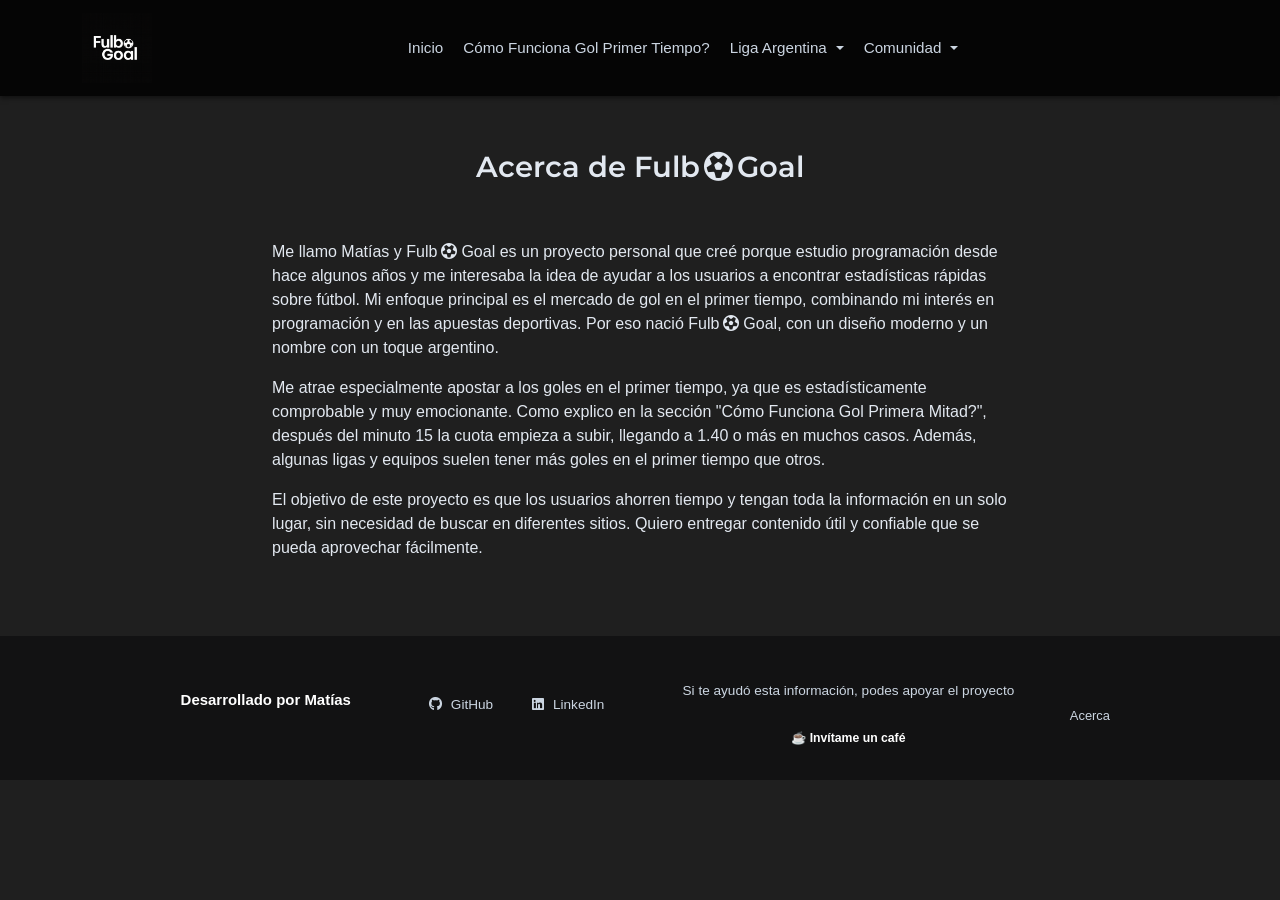
<file: fulbogoal-github/acerca.html>
<!DOCTYPE html>
<html lang="es">
<head>
  <meta charset="UTF-8">
  <meta name="viewport" content="width=device-width, initial-scale=1.0">
  <title>FulboGoal - Acerca</title>
  
  <!-- Favicon -->
  <link rel="icon" type="image/x-icon" href="./imagenes/favicon.ico">
  <link rel="icon" type="image/png" sizes="32x32" href="./imagenes/favicon-32x32.png">
  <link rel="icon" type="image/png" sizes="16x16" href="./imagenes/favicon-16x16.png">
  <link rel="apple-touch-icon" sizes="180x180" href="./imagenes/apple-touch-icon.png">
  
  <link rel="stylesheet" href="https://cdnjs.cloudflare.com/ajax/libs/font-awesome/6.5.0/css/all.min.css">
  <link href="https://cdn.jsdelivr.net/npm/bootstrap@5.3.3/dist/css/bootstrap.min.css" rel="stylesheet">
  <link rel="stylesheet" href="styles.css">
  <link href="https://fonts.googleapis.com/css2?family=Montserrat:wght@500;700&display=swap" rel="stylesheet">

</head>
<body>
  <!-- Navbar -->
<nav class="navbar navbar-expand bg-dark sticky-top">
  <div class="container">

    <!-- LOGO -->
    <a class="navbar-brand d-flex align-items-center" href="index.html">
      <img src="./imagenes/logoFulboGoal.png" alt="FulboGoal Logo" class="nav-logo-img">
    </a>

    <!-- MENÚ -->
    <ul class="navbar-nav mx-auto gap-1 align-items-center">

      <li class="nav-item">
        <a class="nav-link" href="index.html">Inicio</a>
      </li>

      <li class="nav-item">
        <a class="nav-link" href="gol-primer-tiempo.html">
          Cómo Funciona Gol Primer Tiempo?
        </a>
      </li>

      <!-- DROPDOWN LIGA -->
      <li class="nav-item dropdown">
        <a class="nav-link dropdown-toggle" href="#" role="button" data-bs-toggle="dropdown">
          Liga Argentina
        </a>
        <ul class="dropdown-menu dropdown-menu-dark">
          <li><a class="dropdown-item" href="liga-argentina.html">Liga Profesional</a></li>
          <li><a class="dropdown-item" href="primera-nacional.html">Primera Nacional</a></li>
        </ul>
      </li>

      <!-- DROPDOWN COMUNIDAD -->
      <li class="nav-item dropdown">
        <a class="nav-link dropdown-toggle" href="#" role="button" data-bs-toggle="dropdown">
          Comunidad
        </a>
        <ul class="dropdown-menu dropdown-menu-dark">
          <li>
            <a class="dropdown-item" href="https://whatsapp.com/channel/0029Vb5W7jD8qIzqejGlk22z" target="_blank">
              <i class="fab fa-whatsapp me-2 text-success"></i> WhatsApp
            </a>
          </li>
          <li>
            <a class="dropdown-item" href="https://www.instagram.com/fulbogoal/" target="_blank">
              <i class="fab fa-instagram me-2 text-danger"></i> Instagram
            </a>
          </li>
          <li>
            <a class="dropdown-item" href="https://discord.gg/Xu7P45epH2" target="_blank">
              <i class="fab fa-discord me-2 text-primary"></i> Discord
            </a>
          </li>
        </ul>
      </li>

    </ul>
  </div>
</nav>

<main class="container my-4">
  <div class="row justify-content-center">

    <div class="col-12 col-md-10 col-lg-8">

      <!-- Header Acerca -->
      <header class="page-header">
        <h2 class="logo-text">
          Acerca de Fulb<i class="fa-regular fa-futbol mx-1"></i>Goal
        </h2>
      </header>

      <!-- Sección principal -->
      <section class="gol-first-half-container">
        <p>
          Me llamo Matías y Fulb<i class="fa-regular fa-futbol mx-1"></i>Goal es un proyecto personal que creé porque estudio programación desde hace algunos años y me interesaba la idea de ayudar a los usuarios a encontrar estadísticas rápidas sobre fútbol. Mi enfoque principal es el mercado de gol en el primer tiempo, combinando mi interés en programación y en las apuestas deportivas. Por eso nació Fulb<i class="fa-regular fa-futbol mx-1"></i>Goal, con un diseño moderno y un nombre con un toque argentino.
        </p>

        <p>
          Me atrae especialmente apostar a los goles en el primer tiempo, ya que es estadísticamente comprobable y muy emocionante. Como explico en la sección "Cómo Funciona Gol Primera Mitad?", después del minuto 15 la cuota empieza a subir, llegando a 1.40 o más en muchos casos. Además, algunas ligas y equipos suelen tener más goles en el primer tiempo que otros. <!--Con nuestro chatbot, podés resolver todas tus dudas y sacarle el máximo provecho a la información del sitio.-->
        </p>

        <p>
          El objetivo de este proyecto es que los usuarios ahorren tiempo y tengan toda la información en un solo lugar, sin necesidad de buscar en diferentes sitios. Quiero entregar contenido útil y confiable que se pueda aprovechar fácilmente.
        </p>
      </section>

    </div>

  </div>
</main>


  <!-- Footer -->
  <footer>
    <div class="footer-content">
      <h3>Desarrollado por Matías</h3>
      <div class="social-links">
        <a href="https://github.com/Matiasferro19" target="_blank" class="social-link">
          <i class="fab fa-github"></i> GitHub
        </a>
        <a href="https://www.linkedin.com/in/ferromatias/" target="_blank" class="social-link">
          <i class="fab fa-linkedin"></i> LinkedIn
        </a>
      </div>
      <div class="support-section">
        <p>Si te ayudó esta información, podes apoyar el proyecto</p>
        <a href="#" id="openSupportModal" class="support-btn">☕ Invítame un café</a>
      </div>
      <div class="about-link" style="margin-top:15px;">
        <a href="./acerca.html" class="nav-link">Acerca</a>
      </div>
    </div>
  </footer>

  <!-- Modal -->
  <div id="supportModal" class="modal">
    <div class="modal-content">
      <div class="modal-header-circles">
    <span class="circle white"></span>
    <span class="circle black"></span>
    <span class="circle white"></span>
      </div>
      <span class="close">&times;</span>
      <p>Gracias por tu apoyo! Haces crecer Fulb<i class="fa-regular fa-futbol" style="margin: 0 3px;"></i>Goal</p>
      <a href="https://link.mercadopago.com.ar/matiasf19" target="_blank" class="support-btn">Mercado Pago</a>
      <a href="https://www.paypal.com/donate/?hosted_button_id=P9JJSF29CQJZE" target="_blank" class="support-btn">Paypal</a>
    </div>
  </div>

  <script src="https://cdn.jsdelivr.net/npm/bootstrap@5.3.3/dist/js/bootstrap.bundle.min.js"></script>
  <script src="modal.js"></script>
  <script>
    // Menú móvil
    const navToggle = document.getElementById('navToggle');
    const navMenu = document.querySelector('.nav-menu');
    if (navToggle && navMenu) {
      navToggle.addEventListener('click', () => navMenu.classList.toggle('active'));
      document.querySelectorAll('.nav-link').forEach(link => {
        link.addEventListener('click', function(e) {
          if (!this.classList.contains('dropdown-toggle')) navMenu.classList.remove('active');
        });
      });
      document.querySelectorAll('.dropdown').forEach(dropdown => {
        dropdown.querySelector('.dropdown-toggle')?.addEventListener('click', function(e) {
          if (window.innerWidth <= 992) {
            e.preventDefault();
            dropdown.classList.toggle('active');
          }
        });
      });
    }
  </script>
</body>
</html>
</file>
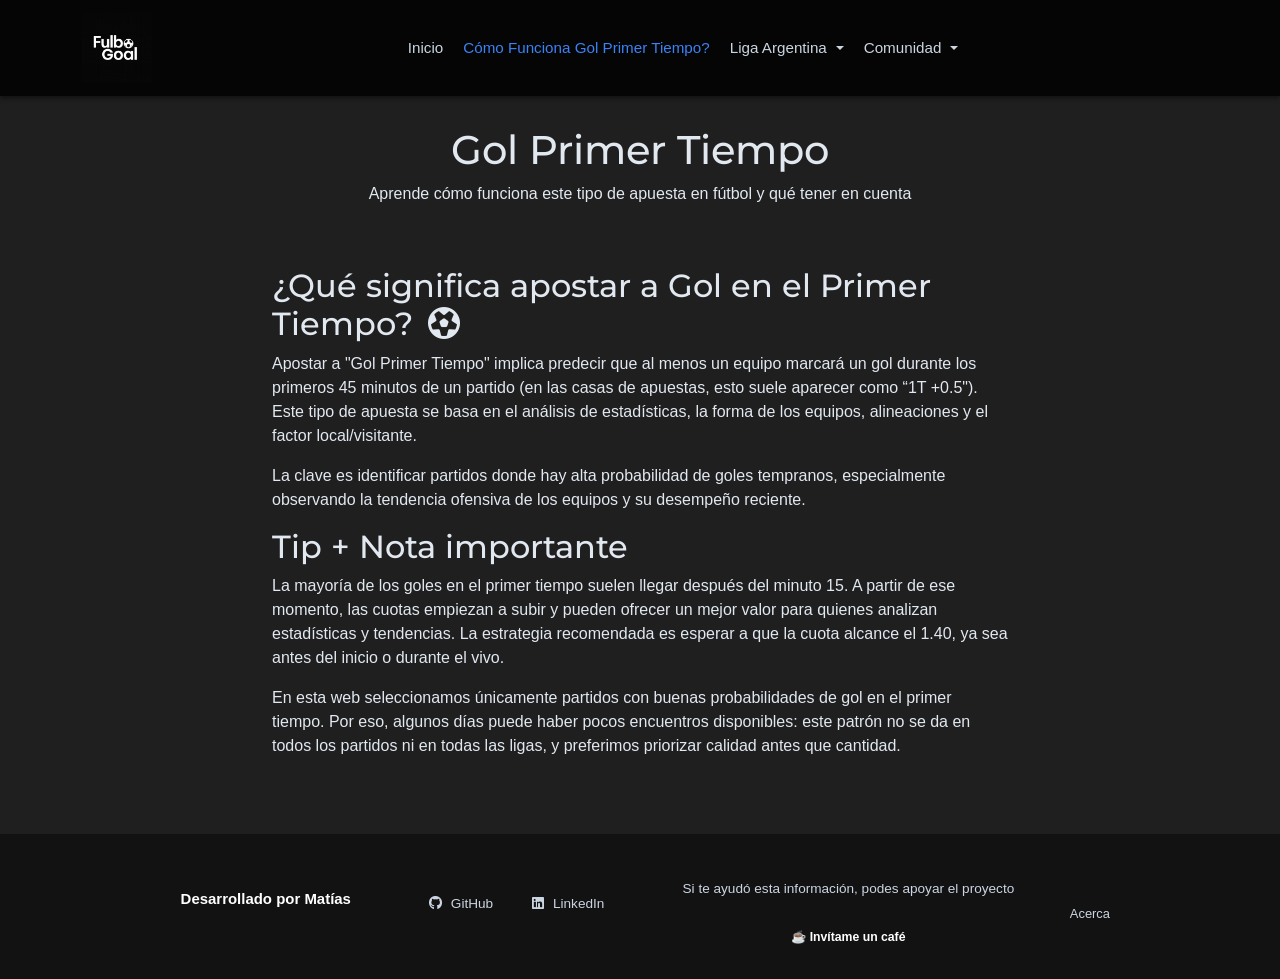
<file: fulbogoal-github/gol-primer-tiempo.html>
<!DOCTYPE html>
<html lang="es">
<head>
  <meta charset="UTF-8">
  <meta name="viewport" content="width=device-width, initial-scale=1.0">
  <title>FulboGoal - Gol Primer Tiempo</title>
  
  <!-- Favicon -->
  <link rel="icon" type="image/x-icon" href="./imagenes/favicon.ico">
  <link rel="icon" type="image/png" sizes="32x32" href="./imagenes/favicon-32x32.png">
  <link rel="icon" type="image/png" sizes="16x16" href="./imagenes/favicon-16x16.png">
  <link rel="apple-touch-icon" sizes="180x180" href="./imagenes/apple-touch-icon.png">
  
  <link rel="stylesheet" href="https://cdnjs.cloudflare.com/ajax/libs/font-awesome/6.5.0/css/all.min.css">
  <link href="https://cdn.jsdelivr.net/npm/bootstrap@5.3.3/dist/css/bootstrap.min.css" rel="stylesheet">
  <link rel="stylesheet" href="styles.css">
  <link href="https://fonts.googleapis.com/css2?family=Montserrat:wght@500;700&display=swap" rel="stylesheet">

</head>
<body>
  <!-- Navbar -->
<nav class="navbar navbar-expand bg-dark sticky-top">
  <div class="container">

    <!-- LOGO -->
    <a class="navbar-brand d-flex align-items-center" href="index.html">
      <img src="./imagenes/logoFulboGoal.png" alt="FulboGoal Logo" class="nav-logo-img">
    </a>

    <!-- MENÚ -->
    <ul class="navbar-nav mx-auto gap-1 align-items-center">

      <li class="nav-item">
        <a class="nav-link" href="index.html">Inicio</a>
      </li>

      <li class="nav-item">
        <a class="nav-link active" href="gol-primer-tiempo.html">
          Cómo Funciona Gol Primer Tiempo?
        </a>
      </li>

      <!-- DROPDOWN LIGA -->
      <li class="nav-item dropdown">
        <a class="nav-link dropdown-toggle" href="#" role="button" data-bs-toggle="dropdown">
          Liga Argentina
        </a>
        <ul class="dropdown-menu dropdown-menu-dark">
          <li><a class="dropdown-item" href="liga-argentina.html">Liga Profesional</a></li>
          <li><a class="dropdown-item" href="primera-nacional.html">Primera Nacional</a></li>
        </ul>
      </li>

      <!-- DROPDOWN COMUNIDAD -->
      <li class="nav-item dropdown">
        <a class="nav-link dropdown-toggle" href="#" role="button" data-bs-toggle="dropdown">
          Comunidad
        </a>
        <ul class="dropdown-menu dropdown-menu-dark">
          <li>
            <a class="dropdown-item" href="https://whatsapp.com/channel/0029Vb5W7jD8qIzqejGlk22z" target="_blank">
              <i class="fab fa-whatsapp me-2 text-success"></i> WhatsApp
            </a>
          </li>
          <li>
            <a class="dropdown-item" href="https://www.instagram.com/fulbogoal/" target="_blank">
              <i class="fab fa-instagram me-2 text-danger"></i> Instagram
            </a>
          </li>
          <li>
            <a class="dropdown-item" href="https://discord.gg/Xu7P45epH2" target="_blank">
              <i class="fab fa-discord me-2 text-primary"></i> Discord
            </a>
          </li>
        </ul>
      </li>

    </ul>
  </div>
</nav>

  <!-- Contenedor principal -->
<main class="container gol-first-half-container">
  
  <!-- Header -->
  <div class="row">
    <div class="col-12 col-md-8 col-lg-8 mx-auto">
      <header class="page-header text-center">
        <h1>Gol Primer Tiempo</h1>
        <p>Aprende cómo funciona este tipo de apuesta en fútbol y qué tener en cuenta</p>
      </header>
    </div>
  </div>

  <!-- Sección explicativa -->
  <div class="row">
    <div class="col-12 col-md-10 col-lg-8 mx-auto">
      <section class="info-section">
        <h2>¿Qué significa apostar a Gol en el Primer Tiempo? <i class="fa-regular fa-futbol" style="margin: 0 6px;"></i></h2>
        <p>
          Apostar a "Gol Primer Tiempo" implica predecir que al menos un equipo marcará un gol durante los primeros 45 minutos de un partido (en las casas de apuestas, esto suele aparecer como “1T +0.5").
          Este tipo de apuesta se basa en el análisis de estadísticas, la forma de los equipos, alineaciones y el factor local/visitante.
        </p>
        <p>
          La clave es identificar partidos donde hay alta probabilidad de goles tempranos, especialmente observando la tendencia ofensiva de los equipos y su desempeño reciente.
        </p>
      </section>
    </div>
  </div>

  <!-- Tip Profesional -->
  <div class="row">
    <div class="col-12 col-md-10 col-lg-8 mx-auto">
      <section class="tip">
        <h2>Tip + Nota importante</h2>
        <p>
          La mayoría de los goles en el primer tiempo suelen llegar después del minuto 15. A partir de ese momento, las cuotas empiezan a subir y pueden ofrecer un mejor valor para quienes analizan estadísticas y tendencias. 
          La estrategia recomendada es esperar a que la cuota alcance el 1.40, ya sea antes del inicio o durante el vivo.
        </p>
        <p>
          En esta web seleccionamos únicamente <span>partidos con buenas probabilidades de gol en el primer tiempo</span>. Por eso, algunos días puede haber pocos encuentros disponibles: este patrón no se da en todos los partidos ni en todas las ligas, y preferimos priorizar calidad antes que cantidad.
        </p>
      </section>
    </div>
  </div>

</main>

<!-- Footer -->
  
<footer>
  <div class="footer-content">
    <h3>Desarrollado por Matías</h3>

    <!-- Redes sociales -->
    <div class="social-links">
      <a href="https://github.com/Matiasferro19" target="_blank" class="social-link">
        <i class="fab fa-github"></i> GitHub
      </a>
      <a href="https://www.linkedin.com/in/ferromatias/" target="_blank" class="social-link">
        <i class="fab fa-linkedin"></i> LinkedIn
      </a>
    </div>

        <div class="support-section">
            <p>Si te ayudó esta información, podes apoyar el proyecto</p>
            <a href="#" id="openSupportModal" class="support-btn">☕ Invítame un café</a>
            
        </div>

            <!-- Link Acerca -->
    <div class="about-link" style="margin-top:15px;">
      <a href="./acerca.html" class="nav-link">Acerca</a>
    </div>
  </div>
</footer>

<!-- Modal -->
<div id="supportModal" class="modal">
  <div class="modal-content">
    <div class="modal-header-circles">
    <span class="circle white"></span>
    <span class="circle black"></span>
    <span class="circle white"></span>
    </div>
    <span class="close">&times;</span>
    <p>Gracias por tu apoyo! Haces crecer Fulb<i class="fa-regular fa-futbol" style="margin: 0 3px;"></i>Goal</p>
    <a href="https://link.mercadopago.com.ar/matiasf19" target="_blank" class="support-btn">Mercado Pago</a>
    <a href="https://www.paypal.com/donate/?hosted_button_id=P9JJSF29CQJZE" target="_blank" class="support-btn">Paypal</a>
  </div>
</div>

<script src="https://cdn.jsdelivr.net/npm/bootstrap@5.3.3/dist/js/bootstrap.bundle.min.js"></script>
<script src="modal.js"></script>
<script>
  // Menú móvil
  const navToggle = document.getElementById('navToggle');
  const navMenu = document.querySelector('.nav-menu');
  if (navToggle && navMenu) {
    navToggle.addEventListener('click', () => navMenu.classList.toggle('active'));
    document.querySelectorAll('.nav-link').forEach(link => {
      link.addEventListener('click', function(e) {
        if (!this.classList.contains('dropdown-toggle')) navMenu.classList.remove('active');
      });
    });
    document.querySelectorAll('.dropdown').forEach(dropdown => {
      dropdown.querySelector('.dropdown-toggle')?.addEventListener('click', function(e) {
        if (window.innerWidth <= 992) {
          e.preventDefault();
          dropdown.classList.toggle('active');
        }
      });
    });
  }

</script>

</body>
</html>
</file>
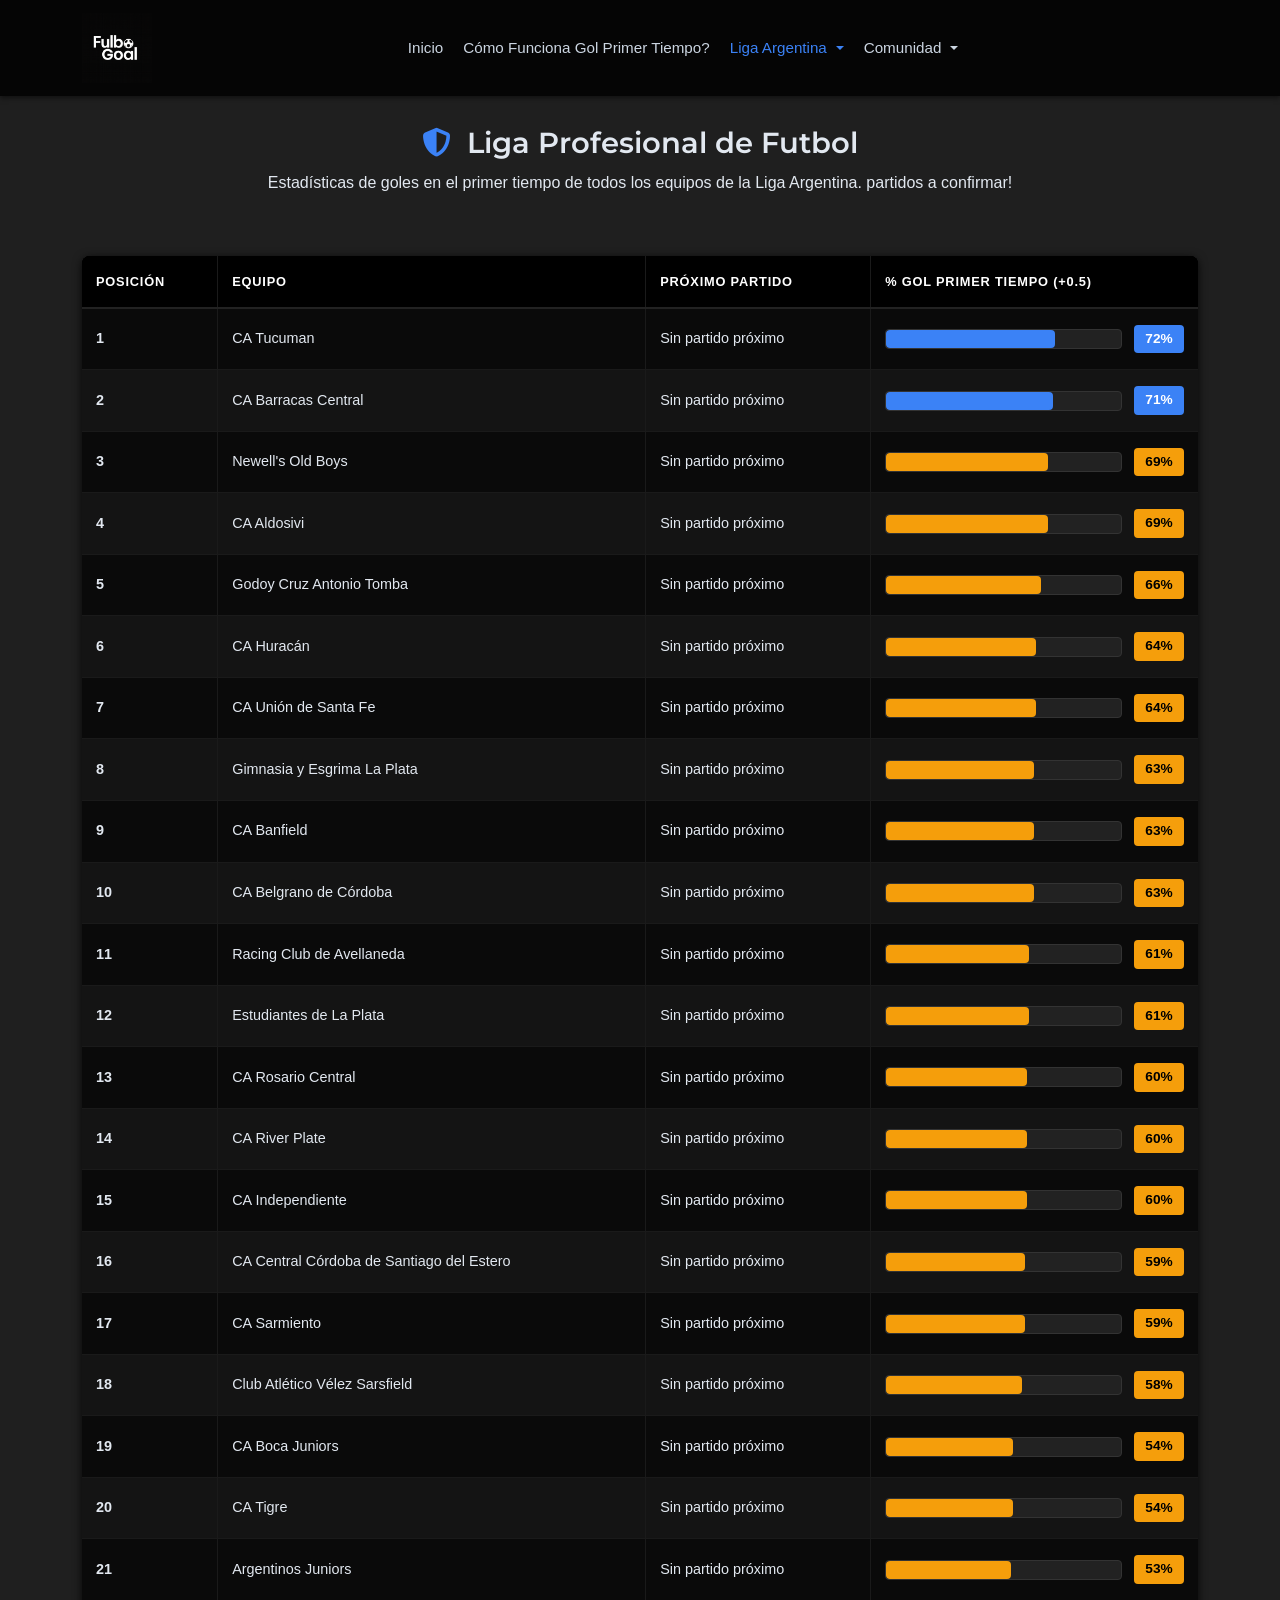
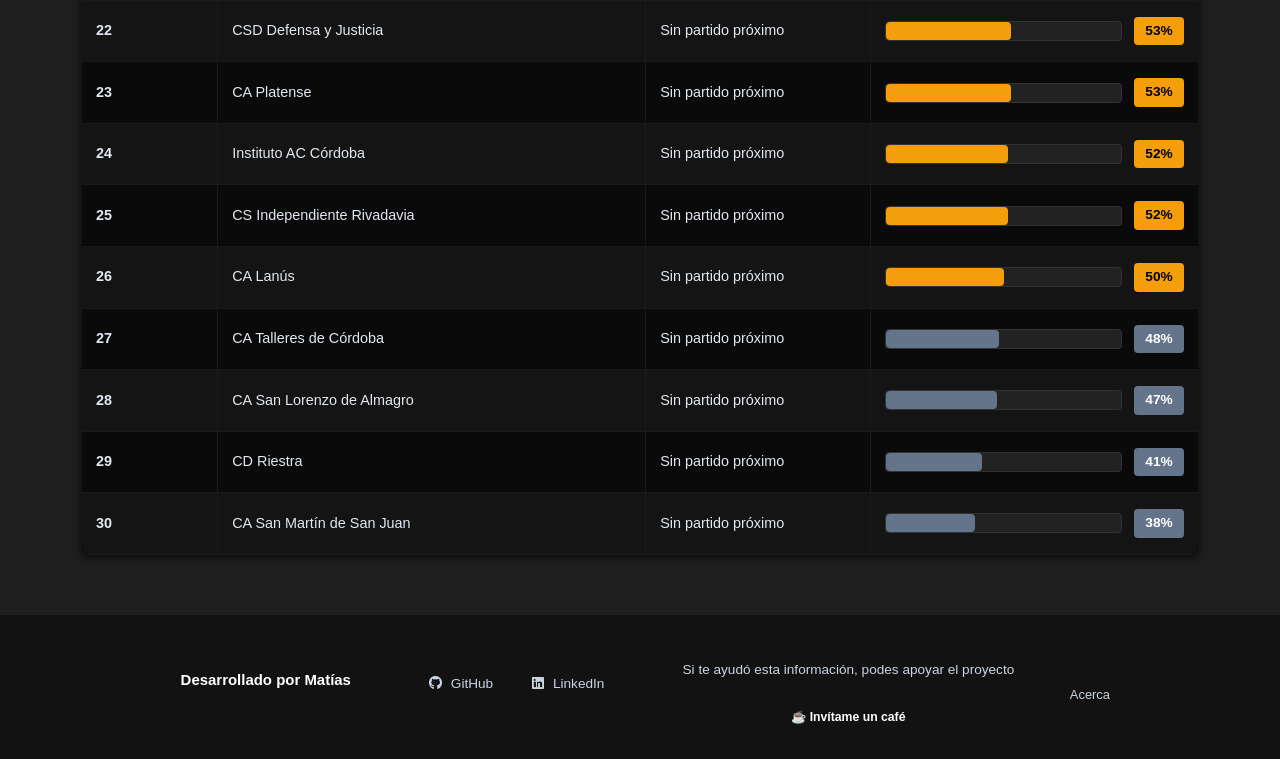
<file: fulbogoal-github/liga-argentina.html>
<!DOCTYPE html>
<html lang="es">
<head>
  <meta charset="UTF-8">
  <meta name="viewport" content="width=device-width, initial-scale=1.0">
  <title>Liga Argentina - FulboGoal</title>
  
  <!-- Favicon -->
  <link rel="icon" type="image/x-icon" href="./imagenes/favicon.ico">
  <link rel="icon" type="image/png" sizes="32x32" href="./imagenes/favicon-32x32.png">
  <link rel="icon" type="image/png" sizes="16x16" href="./imagenes/favicon-16x16.png">
  <link rel="apple-touch-icon" sizes="180x180" href="./imagenes/apple-touch-icon.png">
  
  <link rel="stylesheet" href="https://cdnjs.cloudflare.com/ajax/libs/font-awesome/6.5.0/css/all.min.css">
  <link href="https://cdn.jsdelivr.net/npm/bootstrap@5.3.3/dist/css/bootstrap.min.css" rel="stylesheet">
  <link rel="stylesheet" href="styles.css">
  <link href="https://fonts.googleapis.com/css2?family=Montserrat:wght@500;700&display=swap" rel="stylesheet">
</head>
<body>
  <!-- Navbar -->
<nav class="navbar navbar-expand bg-dark sticky-top">
  <div class="container">

    <!-- LOGO -->
    <a class="navbar-brand d-flex align-items-center" href="index.html">
      <img src="./imagenes/logoFulboGoal.png" alt="FulboGoal Logo" class="nav-logo-img">
    </a>

    <!-- MENÚ -->
    <ul class="navbar-nav mx-auto gap-1 align-items-center">

      <li class="nav-item">
        <a class="nav-link" href="index.html">Inicio</a>
      </li>

      <li class="nav-item">
        <a class="nav-link" href="gol-primer-tiempo.html">
          Cómo Funciona Gol Primer Tiempo?
        </a>
      </li>

      <!-- DROPDOWN LIGA -->
      <li class="nav-item dropdown">
        <a class="nav-link dropdown-toggle active" href="#" role="button" data-bs-toggle="dropdown">
          Liga Argentina
        </a>
        <ul class="dropdown-menu dropdown-menu-dark">
          <li><a class="dropdown-item active" href="liga-argentina.html">Liga Profesional</a></li>
          <li><a class="dropdown-item" href="primera-nacional.html">Primera Nacional</a></li>
        </ul>
      </li>

      <!-- DROPDOWN COMUNIDAD -->
      <li class="nav-item dropdown">
        <a class="nav-link dropdown-toggle" href="#" role="button" data-bs-toggle="dropdown">
          Comunidad
        </a>
        <ul class="dropdown-menu dropdown-menu-dark">
          <li>
            <a class="dropdown-item" href="https://whatsapp.com/channel/0029Vb5W7jD8qIzqejGlk22z" target="_blank">
              <i class="fab fa-whatsapp me-2 text-success"></i> WhatsApp
            </a>
          </li>
          <li>
            <a class="dropdown-item" href="https://www.instagram.com/fulbogoal/" target="_blank">
              <i class="fab fa-instagram me-2 text-danger"></i> Instagram
            </a>
          </li>
          <li>
            <a class="dropdown-item" href="https://discord.gg/Xu7P45epH2" target="_blank">
              <i class="fab fa-discord me-2 text-primary"></i> Discord
            </a>
          </li>
        </ul>
      </li>

    </ul>
  </div>
</nav>

  <main class="container">
    <!-- Header -->
    <header class="page-header">
      <h2 class="logo-text">
        <i class="fa-solid fa-shield-halved" style="color: #3b82f6; margin-right: 8px;"></i>
        Liga Profesional de Futbol
      </h2>
      <p>
        Estadísticas de goles en el primer tiempo de todos los equipos de la Liga Argentina. partidos a confirmar!
      </p>
    </header>

    <!-- Tabla de Liga Argentina -->
    <div class="predictions-table">
      <table id="ligaArgentinaTable">
        <thead>
          <tr>
            <th>Posición</th>
            <th>Equipo</th>
            <th>Próximo Partido</th>
            <th>% Gol Primer Tiempo (+0.5)</th>
          </tr>
        </thead>
        <tbody id="ligaArgentinaTableBody">
          <!-- JS cargará las filas -->
        </tbody>
      </table>
    </div>
  </main>

  <!-- Footer -->
  <footer>
    <div class="footer-content">
      <h3>Desarrollado por Matías</h3>

      <!-- Redes sociales -->
      <div class="social-links">
        <a href="https://github.com/Matiasferro19" target="_blank" class="social-link">
          <i class="fab fa-github"></i> GitHub
        </a>
        <a href="https://www.linkedin.com/in/ferromatias/" target="_blank" class="social-link">
          <i class="fab fa-linkedin"></i> LinkedIn
        </a>
      </div>

      <div class="support-section">
        <p>Si te ayudó esta información, podes apoyar el proyecto</p>
        <a href="#" id="openSupportModal" class="support-btn">☕ Invítame un café</a>
      </div>

      <!-- Link Acerca -->
      <div class="about-link" style="margin-top:15px;">
        <a href="acerca.html" class="nav-link">Acerca</a>
      </div>
    </div>
  </footer>

  <!-- Modal -->
  <div id="supportModal" class="modal">
    <div class="modal-content">
        <div class="modal-header-circles">
    <span class="circle white"></span>
    <span class="circle black"></span>
    <span class="circle white"></span>
  </div>
      <span class="close">&times;</span>
      <p>Gracias por tu apoyo! Haces crecer Fulb<i class="fa-regular fa-futbol" style="margin: 0 3px;"></i>Goal</p>
      <a href="https://link.mercadopago.com.ar/matiasf19" target="_blank" class="support-btn">Mercado Pago</a>
      <a href="https://www.paypal.com/donate/?hosted_button_id=P9JJSF29CQJZE" target="_blank" class="support-btn">Paypal</a>
    </div>
  </div>

  <script src="https://cdn.jsdelivr.net/npm/bootstrap@5.3.3/dist/js/bootstrap.bundle.min.js"></script>
  <script src="liga-argentina.js"></script>
</body>
</html>
</file>
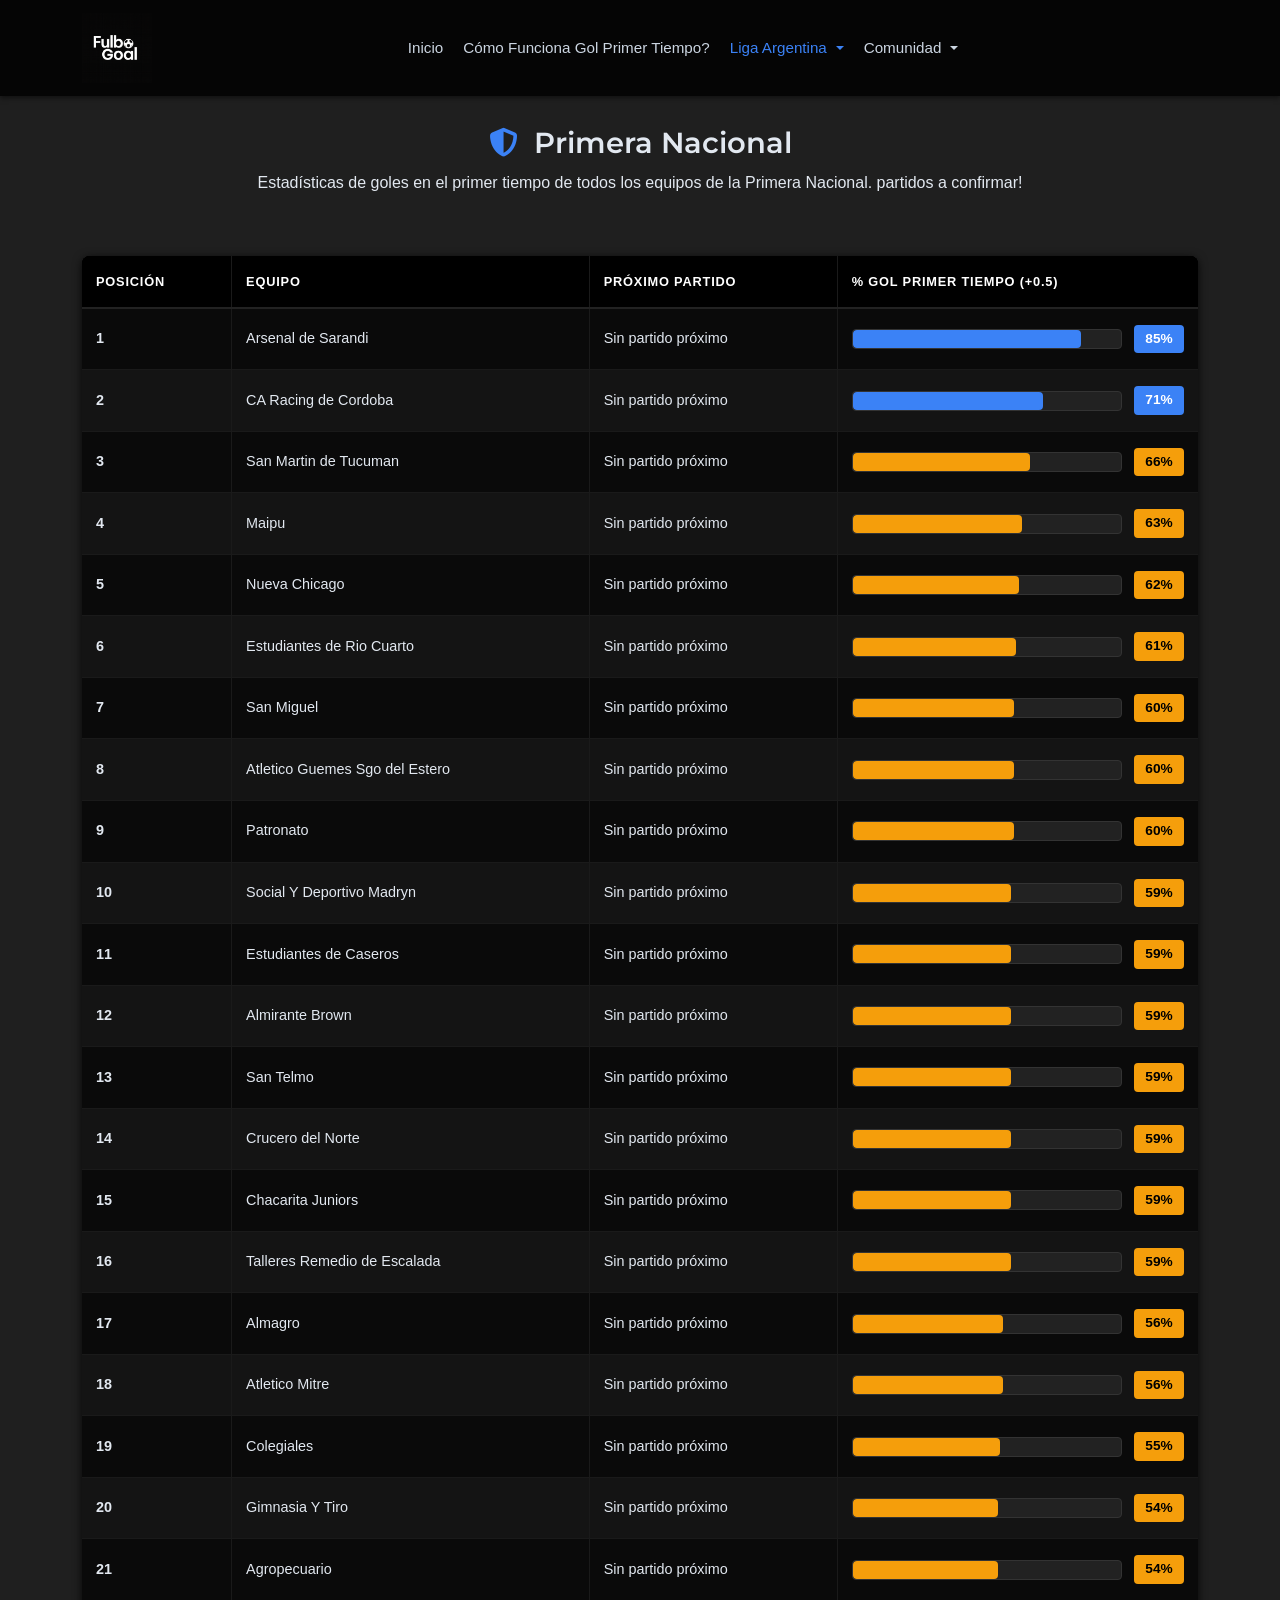
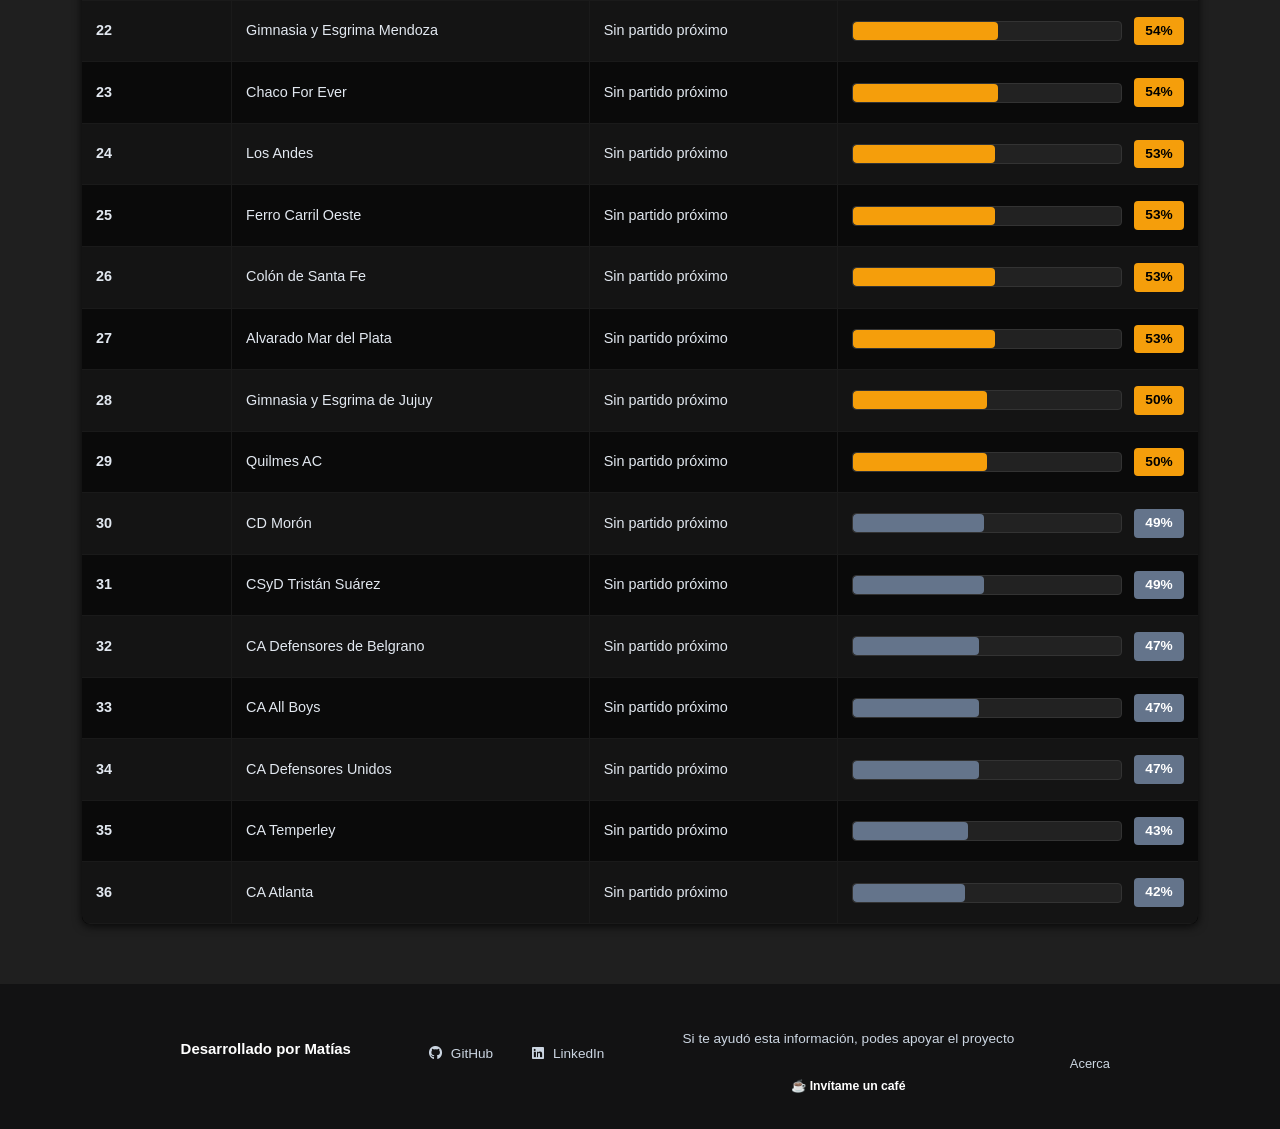
<file: fulbogoal-github/primera-nacional.html>
<!DOCTYPE html>
<html lang="es">
<head>
  <meta charset="UTF-8">
  <meta name="viewport" content="width=device-width, initial-scale=1.0">
  <title>Primera Nacional - FulboGoal</title>
  
  <!-- Favicon -->
  <link rel="icon" type="image/x-icon" href="./imagenes/favicon.ico">
  <link rel="icon" type="image/png" sizes="32x32" href="./imagenes/favicon-32x32.png">
  <link rel="icon" type="image/png" sizes="16x16" href="./imagenes/favicon-16x16.png">
  <link rel="apple-touch-icon" sizes="180x180" href="./imagenes/apple-touch-icon.png">
  
  <link rel="stylesheet" href="https://cdnjs.cloudflare.com/ajax/libs/font-awesome/6.5.0/css/all.min.css">
  <link href="https://cdn.jsdelivr.net/npm/bootstrap@5.3.3/dist/css/bootstrap.min.css" rel="stylesheet">
  <link rel="stylesheet" href="styles.css">
  <link href="https://fonts.googleapis.com/css2?family=Montserrat:wght@500;700&display=swap" rel="stylesheet">
</head>
<body>
  <!-- Navbar -->
<nav class="navbar navbar-expand bg-dark sticky-top">
  <div class="container">

    <!-- LOGO -->
    <a class="navbar-brand d-flex align-items-center" href="index.html">
      <img src="./imagenes/logoFulboGoal.png" alt="FulboGoal Logo" class="nav-logo-img">
    </a>

    <!-- MENÚ -->
    <ul class="navbar-nav mx-auto gap-1 align-items-center">

      <li class="nav-item">
        <a class="nav-link" href="index.html">Inicio</a>
      </li>

      <li class="nav-item">
        <a class="nav-link" href="gol-primer-tiempo.html">
          Cómo Funciona Gol Primer Tiempo?
        </a>
      </li>

      <!-- DROPDOWN LIGA -->
      <li class="nav-item dropdown">
        <a class="nav-link dropdown-toggle active" href="#" role="button" data-bs-toggle="dropdown">
          Liga Argentina
        </a>
        <ul class="dropdown-menu dropdown-menu-dark">
          <li><a class="dropdown-item" href="liga-argentina.html">Liga Profesional</a></li>
          <li><a class="dropdown-item active" href="primera-nacional.html">Primera Nacional</a></li>
        </ul>
      </li>

      <!-- DROPDOWN COMUNIDAD -->
      <li class="nav-item dropdown">
        <a class="nav-link dropdown-toggle" href="#" role="button" data-bs-toggle="dropdown">
          Comunidad
        </a>
        <ul class="dropdown-menu dropdown-menu-dark">
          <li>
            <a class="dropdown-item" href="https://whatsapp.com/channel/0029Vb5W7jD8qIzqejGlk22z" target="_blank">
              <i class="fab fa-whatsapp me-2 text-success"></i> WhatsApp
            </a>
          </li>
          <li>
            <a class="dropdown-item" href="https://www.instagram.com/fulbogoal/" target="_blank">
              <i class="fab fa-instagram me-2 text-danger"></i> Instagram
            </a>
          </li>
          <li>
            <a class="dropdown-item" href="https://discord.gg/Xu7P45epH2" target="_blank">
              <i class="fab fa-discord me-2 text-primary"></i> Discord
            </a>
          </li>
        </ul>
      </li>

    </ul>
  </div>
</nav>

  <main class="container">
    <!-- Header -->
    <header class="page-header">
      <h2 class="logo-text">
        <i class="fa-solid fa-shield-halved" style="color: #3b82f6; margin-right: 8px;"></i>
        Primera Nacional
      </h2>
      <p>
        Estadísticas de goles en el primer tiempo de todos los equipos de la Primera Nacional. partidos a confirmar!
      </p>
    </header>

    <!-- Tabla de Primera Nacional -->
    <div class="predictions-table">
      <table id="primeraNacionalTable">
        <thead>
          <tr>
            <th>Posición</th>
            <th>Equipo</th>
            <th>Próximo Partido</th>
            <th>% Gol Primer Tiempo (+0.5)</th>
          </tr>
        </thead>
        <tbody id="primeraNacionalTableBody">
          <!-- JS cargará las filas -->
        </tbody>
      </table>
    </div>
  </main>

  <!-- Footer -->
  <footer>
    <div class="footer-content">
      <h3>Desarrollado por Matías</h3>

      <!-- Redes sociales -->
      <div class="social-links">
        <a href="https://github.com/Matiasferro19" target="_blank" class="social-link">
          <i class="fab fa-github"></i> GitHub
        </a>
        <a href="https://www.linkedin.com/in/ferromatias/" target="_blank" class="social-link">
          <i class="fab fa-linkedin"></i> LinkedIn
        </a>
      </div>

      <div class="support-section">
        <p>Si te ayudó esta información, podes apoyar el proyecto</p>
        <a href="#" id="openSupportModal" class="support-btn">☕ Invítame un café</a>
      </div>

      <!-- Link Acerca -->
      <div class="about-link" style="margin-top:15px;">
        <a href="acerca.html" class="nav-link">Acerca</a>
      </div>
    </div>
  </footer>

  <!-- Modal -->
  <div id="supportModal" class="modal">
    <div class="modal-content">
        <div class="modal-header-circles">
    <span class="circle white"></span>
    <span class="circle black"></span>
    <span class="circle white"></span>
  </div>
      <span class="close">&times;</span>
      <p>Gracias por tu apoyo! Haces crecer Fulb<i class="fa-regular fa-futbol" style="margin: 0 3px;"></i>Goal</p>
      <a href="https://link.mercadopago.com.ar/matiasf19" target="_blank" class="support-btn">Mercado Pago</a>
      <a href="https://www.paypal.com/donate/?hosted_button_id=P9JJSF29CQJZE" target="_blank" class="support-btn">Paypal</a>
    </div>
  </div>

  <script src="https://cdn.jsdelivr.net/npm/bootstrap@5.3.3/dist/js/bootstrap.bundle.min.js"></script>
  <script src="primera-nacional.js"></script>
</body>
</html>
</file>
<file: fulbogoal-github/styles.css>
/* Reset básico */
* { margin:0; padding:0; box-sizing:border-box; }

html, body {
  overflow-x: hidden;
}

body {
  font-family: 'Segoe UI', Roboto, Arial, sans-serif;
  background:#1f1f1f;
  color:#e2e8f0;
  min-height:100vh;
}

h1, h2 {
  font-family: 'Montserrat', 'Segoe UI', Roboto, sans-serif;
}



/* NAVBAR MEJORADO */
.navbar {
  background: #050505 !important;
  min-height: 80px;
  box-shadow: 0 2px 5px rgba(0,0,0,0.5);
}

.navbar-nav {
  flex-wrap: wrap;
  justify-content: center;
}

.nav-logo-img {
  height: 70px;
  object-fit: contain;
}

.nav-link {
  color: #cbd5e1 !important;
  font-weight: 500;
  padding: 8px 15px;
  border-radius: 4px;
  font-size: 0.95em;
  white-space: nowrap;
  transition: 0.2s;
}

.nav-link:hover,
.nav-link.active {
  color: #3b82f6 !important;
}

/* Dropdown */
.dropdown-menu {
  background: #121213;
  border: none;
}

.dropdown-item {
  color: #cbd5e1;
}

.dropdown-item:hover {
  background: rgba(59, 130, 246, 0.15);
  color: #3b82f6;
}

/* Header */
.page-header {
  text-align:center;
  margin:30px 0 25px 0;
  padding-bottom:20px;
}

.primertiempo{
  color:#e2e8f0;
}

.herramienta{
  font-family: 'Montserrat', sans-serif;
  color:#e2e8f0;
}

.logo-text {
  font-size:1.8em;
  margin-bottom:10px;
  color:#e2e8f0;
  font-weight:600;
}

/* === TABS DE FECHAS === */

.date-tabs {
  display: flex;
  justify-content: center;
  gap: 10px;
  padding: 0;
  margin: 0 auto;
  list-style: none;
}

.date-tabs .nav-item {
  display: inline-block;
}

.date-tab {
  background: transparent;
  border: none;
  padding: 10px 20px;
  font-weight: 500;
  color: #cbd5e1;
  cursor: pointer;
  border-radius: 4px;
  transition: 0.2s;
}

.date-tab:hover,
.date-tab.active {
  color: #3b82f6;
}


/* Tabla - Estilo FootyStats */
.predictions-table { 
  overflow-x:auto; 
  background:#000;
  border-radius:8px; 
  box-shadow:0 2px 10px rgba(0,0,0,0.8);
  margin-bottom: 50px;
}

table { 
  width:100%; 
  border-collapse:collapse; 
  background:#000;
}

thead { 
  background:#000;
  border-bottom:2px solid #222;
}

thead th {
  padding:16px 14px;
  text-align:left;
  color:#fff;
  font-weight:700;
  font-size:0.8em;
  text-transform:uppercase;
  letter-spacing:0.8px;
  border-right:1px solid #1a1a1a;
  background:#000;
}

thead th:last-child {
  border-right:none;
}

tbody td { 
  padding:16px 14px; 
  font-size:0.9em; 
  color:#e2e8f0;
  border-bottom:1px solid #1a1a1a;
  border-right:1px solid #1a1a1a;
  font-weight:500;
}

tbody td:last-child {
  border-right:none;
}

tbody tr:nth-child(odd) {
  background:#0a0a0a;
}

tbody tr:nth-child(even) {
  background:#141414;
}

tbody tr:hover { 
  background:#1f1f1f !important;
  transition:background 0.2s ease;
}

.league-cell { 
  font-weight:700;
  font-size:0.7em;
  color:#fff;
  background:#3b82f6;
  padding:5px 12px;
  border-radius:20px;
  display:inline-block;
  text-transform:uppercase;
  letter-spacing:0.5px;
}

.percentage-bar-container { 
  display:flex; 
  align-items:center; 
  gap:12px; 
}

.percentage-bar { 
  flex:1; 
  height:20px; 
  background:#222;
  border-radius:4px; 
  overflow:hidden;
  border:1px solid #333;
}

.percentage-fill { 
  height:100%; 
  transition:width 0.6s ease;
  border-radius:4px;
}

.percentage-value { 
  min-width:50px; 
  font-weight:700;
  font-size:0.95em;
  text-align:center;
  padding:4px 10px;
  border-radius:4px;
}

tbody tr td:last-child {
  font-weight:700;
}

/* === ACORDEÓN DE EQUIPOS === */
.teams-stats-section {
  margin-top: 50px;
  margin-bottom: 50px;
}

.section-title {
  font-size: 1.6em;
  color: #e2e8f0;
  text-align: center;
  margin-bottom: 10px;
  font-weight: 600;
}

.section-title i {
  color: #3b82f6;
  margin-right: 8px;
}

.section-description {
  text-align: center;
  color: #94a3b8;
  margin-bottom: 30px;
  font-size: 0.95em;
}

.teams-accordion {
  background: #000;
  border-radius: 8px;
  overflow: hidden;
  box-shadow: 0 2px 10px rgba(0,0,0,0.8);
}

.accordion-item {
  border-bottom: 1px solid #1a1a1a;
}

.accordion-item:last-child {
  border-bottom: none;
}

.accordion-header {
  display: grid;
  grid-template-columns: 1fr auto auto 40px;
  align-items: center;
  padding: 16px 20px;
  cursor: pointer;
  background: #0a0a0a;
  transition: background 0.2s ease;
  gap: 15px;
}

.accordion-header:hover {
  background: #141414;
}

.accordion-item.active .accordion-header {
  background: #141414;
  border-bottom: 1px solid #222;
}

.team-name {
  font-weight: 600;
  color: #e2e8f0;
  font-size: 0.95em;
}

.team-percentage {
  font-weight: 700;
  padding: 6px 14px;
  border-radius: 4px;
  font-size: 0.9em;
  min-width: 60px;
  text-align: center;
}

.next-match-preview {
  color: #94a3b8;
  font-size: 0.85em;
  font-style: italic;
}

.accordion-icon {
  color: #64748b;
  transition: transform 0.3s ease;
  font-size: 1.2em;
}

.accordion-item.active .accordion-icon {
  transform: rotate(180deg);
  color: #3b82f6;
}

.accordion-content {
  max-height: 0;
  overflow: hidden;
  transition: max-height 0.3s ease;
  background: #0a0a0a;
}

.accordion-content-inner {
  padding: 20px;
  border-top: 1px solid #1a1a1a;
}

.match-info {
  display: grid;
  grid-template-columns: repeat(auto-fit, minmax(250px, 1fr));
  gap: 20px;
}

.info-card {
  background: #141414;
  padding: 15px;
  border-radius: 6px;
  border-left: 3px solid #3b82f6;
}

.info-label {
  font-size: 0.75em;
  text-transform: uppercase;
  color: #64748b;
  margin-bottom: 8px;
  letter-spacing:0.5px;
  font-weight: 600;
}

.info-value {
  font-size: 1.1em;
  color: #e2e8f0;
  font-weight: 600;
}

.no-match {
  color: #64748b;
  font-style: italic;
}

/* Footer */
footer {
  background:#121213;
  text-align:center;
  padding:25px 40px;
  font-size:0.85em;
  margin-top:60px;
}

.footer-content {
  max-width: 1000px;
  margin: 0 auto;
  padding: 0 15px;
  display: flex;
  justify-content: space-between;
  align-items: center;
  flex-wrap: wrap;
  gap: 15px;
}

.footer-content h3,
.social-links,
.support-section {
  flex: 1 1 auto;
  min-width: 180px;
  text-align: center;
}

footer h3 {
  margin-bottom:15px;
  font-size:1.1em;
  color:#ffffff;
  font-weight:600;
}

footer p {
  margin-bottom:20px;
  color:#cbd5e1;
}

.social-links {
  display:flex;
  justify-content:center;
  gap:15px;
  margin-bottom:5px;
}

.social-link {
  text-decoration:none;
  color:#cbd5e1;
  font-weight:500;
  transition:all 0.2s;
  padding:6px 12px;
  border-radius:4px;
}

.social-link i {
  margin-right:5px;
}

.social-link:hover {
  color:#3b82f6;
}

.support-section {
  margin-top:20px;
}

.support-btn {
  display:inline-block;
  color:#fff;
  padding:8px 20px;
  border-radius:25px;
  text-decoration:none;
  font-weight:600;
  font-size:0.9em;
  transition:all 0.2s;
}

.support-btn:hover {
  color:#3b82f6;
}

/* Modal base */
.modal {
  display: none; /* oculto por defecto */
  position: fixed;
  top: 0;
  left: 0;
  width: 100%;
  height: 100%;
  background: rgba(0,0,0,0.6); /* fondo semi-transparente */
  justify-content: center;
  align-items: center;
  z-index: 10000;
}

/* Contenido del modal */
.modal-content {
  background: #353434;
  padding: 20px 30px;
  border-radius: 8px;
  max-width: 400px;
  width: 90%;
  position: relative;
  text-align: center;
  box-shadow: 0 5px 15px rgba(0,0,0,0.5);
}

/* Botón cerrar */
.modal .close {
  position: absolute;
  top: 10px;
  right: 15px;
  font-size: 1.5em;
  color: #e2e8f0;
  cursor: pointer;
  transition: color 0.2s;
}

.modal .close:hover {
  color: #3b82f6;
}

/* Header de círculos */
.modal-header-circles {
  display: flex;
  justify-content: flex-start;
  gap: 5px;
  margin-bottom: 15px;
}

.modal-header-circles .circle {
  width: 12px;
  height: 12px;
  border-radius: 50%;
  display: inline-block;
}

.circle.white { background: #fff; }
.circle.black { background: #000; }


/* === RESPONSIVE === */
@media(max-width:768px){
  .nav-container {
    grid-template-columns: auto 1fr auto;
  }

  .nav-logo {
    height: 60px;
  }

  .nav-logo img {
    max-height: 50px;
  }

  .nav-menu { 
    display: none; 
    position: absolute; 
    top: 60px; 
    left: 0; 
    right: 0; 
    flex-direction: column; 
    background: #1e293b; 
    padding: 10px 0;
    grid-column: 1 / -1;
  }

  .nav-menu.active{ 
    display: flex; 
  }

  .nav-toggle { 
    display: flex; 
  }

  thead th {
    font-size:0.7em;
    padding:12px 8px;
  }

  tbody td {
    font-size:0.85em;
    padding:12px 8px;
  }

  .logo-text {
    font-size:1.5em;
  }

  .date-tabs {
    flex-direction:column;
    gap:10px;
    align-items: center;
  }

  .date-tab {
    padding:10px 20px;
  }

  .footer-content {
    flex-direction: column;
  }

  .accordion-header {
    grid-template-columns: 1fr auto;
    gap: 10px;
  }

  .next-match-preview {
    display: none;
  }

  .team-percentage {
    font-size: 0.85em;
    padding: 4px 10px;
  }

  .match-info {
    grid-template-columns: 1fr;
  }
}

/* Dropdown Menu */
.dropdown {
  position: relative;
}

.dropdown-toggle {
  display: flex;
  align-items: center;
  gap: 5px;
  cursor: pointer;
}

.dropdown-toggle i {
  font-size: 0.75em;
  transition: transform 0.2s;
}

.dropdown:hover .dropdown-toggle i {
  transform: rotate(180deg);
}

.dropdown-menu {
  opacity: 0;
  visibility: hidden;
  position: absolute;
  top: 100%;
  left: 0;
  background: #1e293b;
  min-width: 200px;
  border-radius: 4px;
  padding: 8px 0;
  margin-top: 5px;
  box-shadow: 0 4px 12px rgba(0,0,0,0.5);
  list-style: none;
  z-index: 1000;
  transition: opacity 0.25s ease, visibility 0.25s ease;
}

.dropdown:hover .dropdown-menu {
  opacity: 1;
  visibility: visible;
  transition-delay: 0.2s;
}

.dropdown-menu li {
  padding: 0;
}

.dropdown-menu a {
  display: block;
  padding: 10px 20px;
  color: #cbd5e1;
  text-decoration: none;
  transition: all 0.2s;
  font-weight: 500;
  font-size: 0.9em;
}

.dropdown-menu a:hover {
  background: #334155;
  color: #3b82f6;
}

@media(max-width:768px) {
  .dropdown-menu {
    position: static;
    display: none;
    box-shadow: none;
    background: #0f172a;
    margin: 5px 0;
    padding: 5px 0;
  }

  .dropdown.active .dropdown-menu {
    display: block;
  }
}

@media (max-width: 575px) {

  .navbar-brand {
    width: 100%;
    justify-content: center;
    margin-bottom: 5px;
  }

  .nav-logo-img {
    height: 55px;
  }

  .nav-link {
    font-size: 0.85em;
    padding: 6px 10px;
  }

  .nav-link.long-text {
    display: none;
  }
}
</file>
